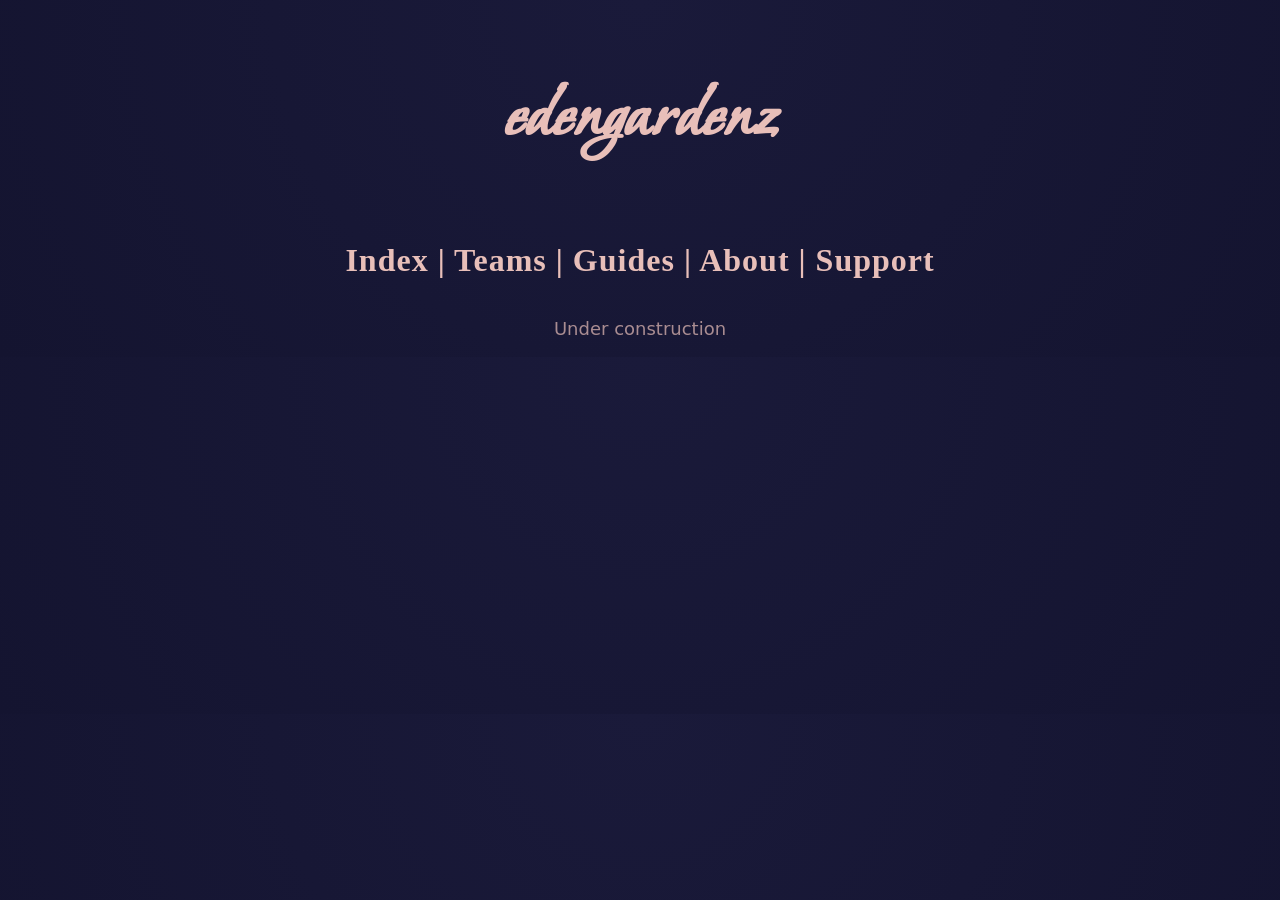
<file: index.html>
<!DOCTYPE html>
<html>
<head>
  <title>edengardenz</title>
  <link href="https://fonts.googleapis.com/css2?family=Bonheur+Royale&display=swap" rel="stylesheet">
  <link rel="stylesheet" href="style.css">
  <link rel="icon" href="assets/icons/archaludon.png" type="image/png">
</head>
<body>

<h1 class="logo">edengardenz</h1>

<h2 class="links">
  <a href="index.html">Index</a> |
  <a href="teams.html">Teams</a> |
  <a href="guides.html">Guides</a> |
  <a href="about.html">About</a> |
  <a href="support.html">Support</a>
</h2>

<p>Under construction</p>



</body>
</html>
</file>
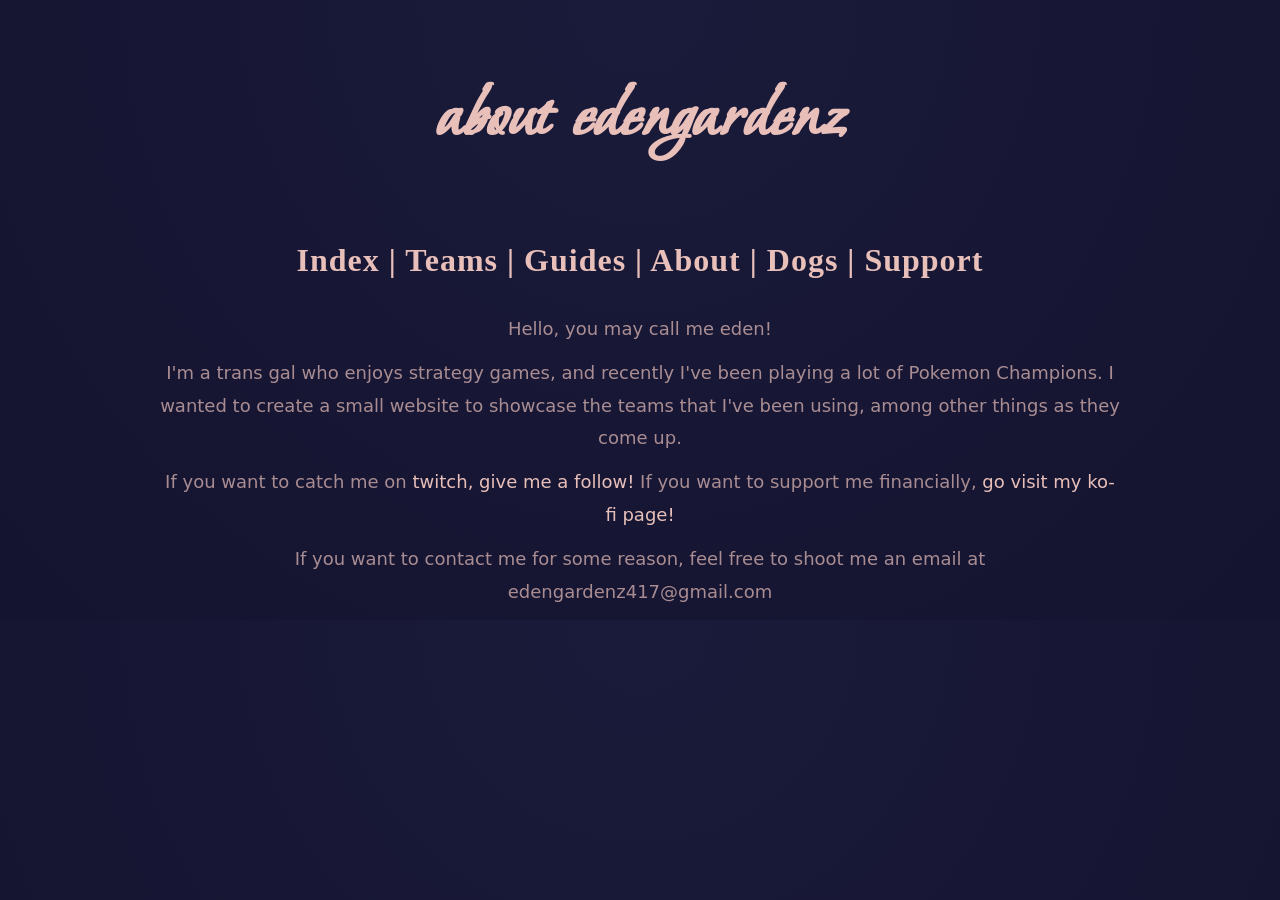
<file: about.html>
<!DOCTYPE html>
<html>
<head>
  <title>edengardenz | about</title>
  <link href="https://fonts.googleapis.com/css2?family=Bonheur+Royale&display=swap" rel="stylesheet">
  <link rel="stylesheet" href="style.css">
  <link rel="icon" href="assets/icons/archaludon.png" type="image/png">
</head>
<body>

<h1 class="logo">about edengardenz</h1>

<h2 class="links">
  <a href="index.html">Index</a> |
  <a href="teams.html">Teams</a> |
  <a href="guides.html">Guides</a> |
  <a href="about.html">About</a> |
  <a href="dogs.html">Dogs</a> |
  <a href="support.html">Support</a>
</h2>

<p>Hello, you may call me eden!</p>
<p>I'm a trans gal who enjoys strategy games, and recently I've been playing a lot of Pokemon Champions. I wanted to create a small website to showcase the teams that I've been using, among other things as they come up.</p>
<p>If you want to catch me on <a href"https://www.twitch.tv/edengardenz>twitch, give me a follow!</a> If you want to support me financially, <a href="https://www.ko-fi.com/edengardenz">go visit my ko-fi page!</a></p>
<p>If you want to contact me for some reason, feel free to shoot me an email at edengardenz417@gmail.com</p>



</body>
</html>
</file>
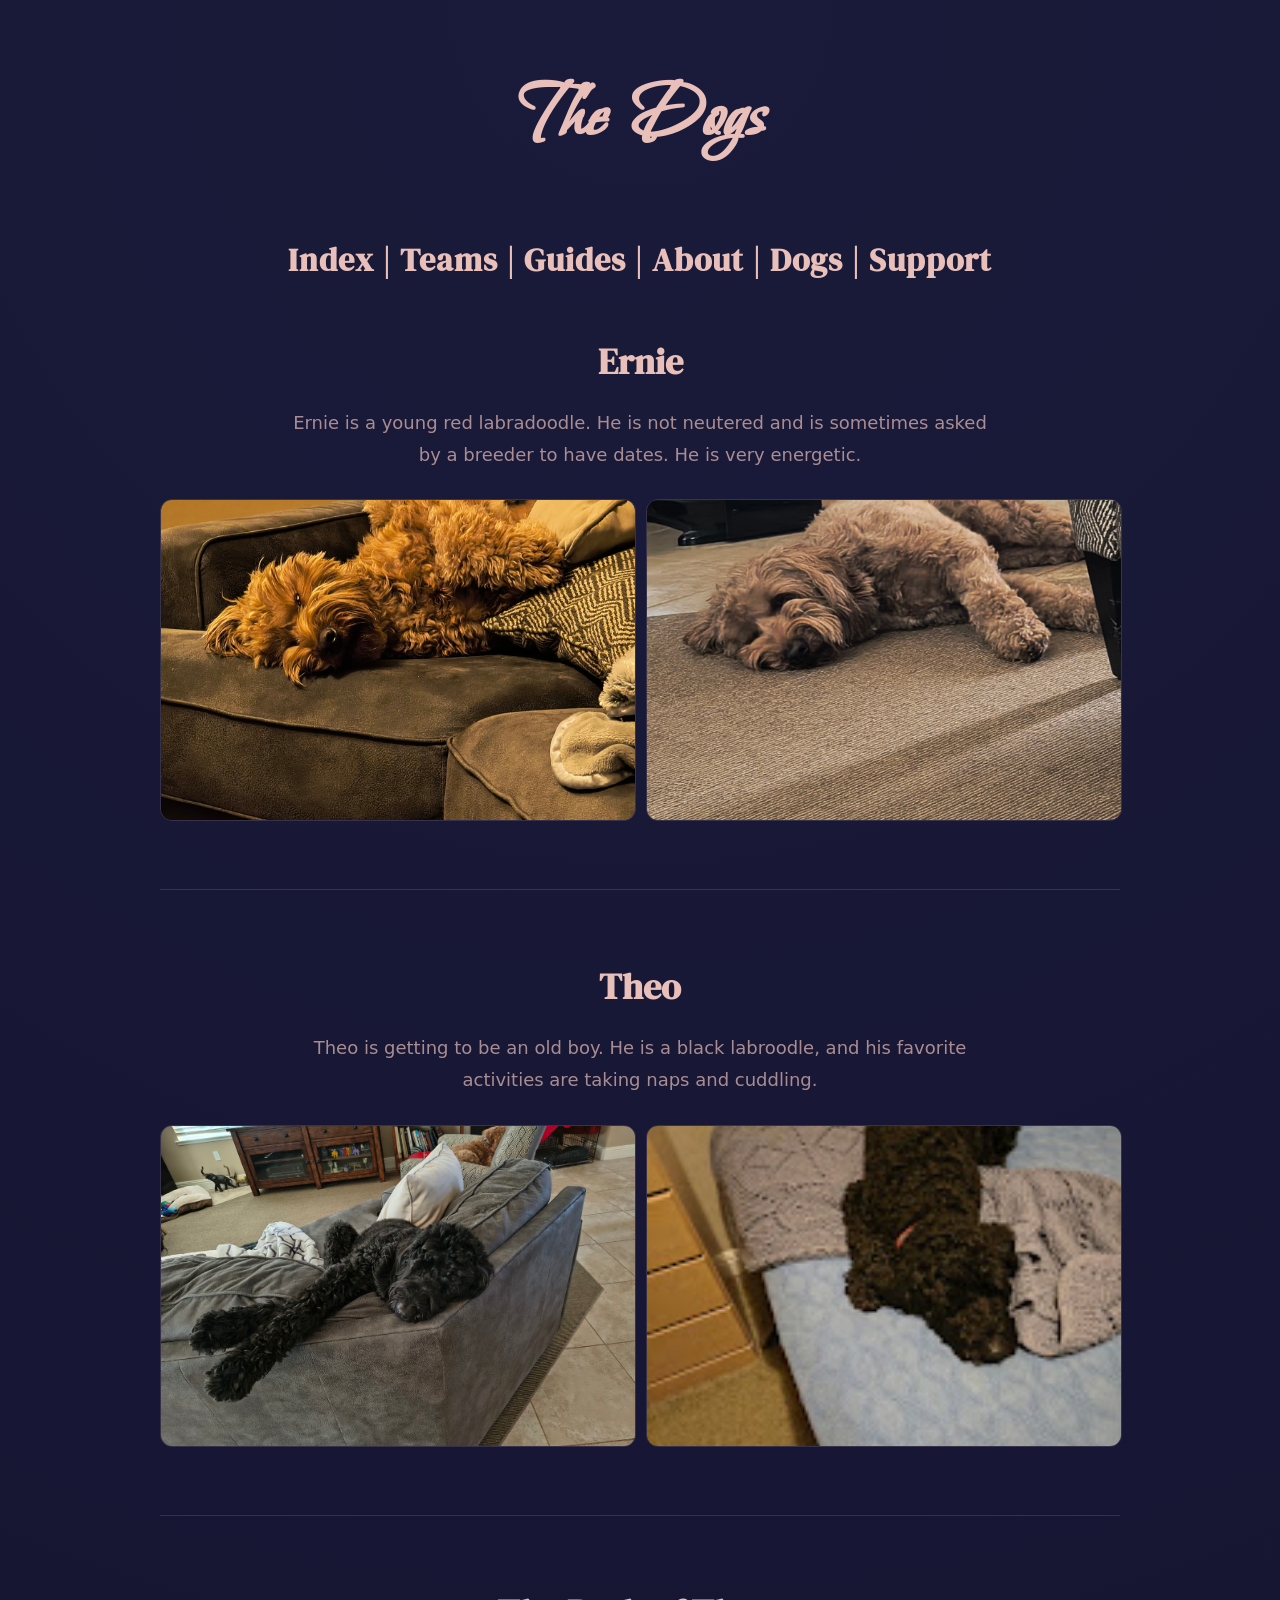
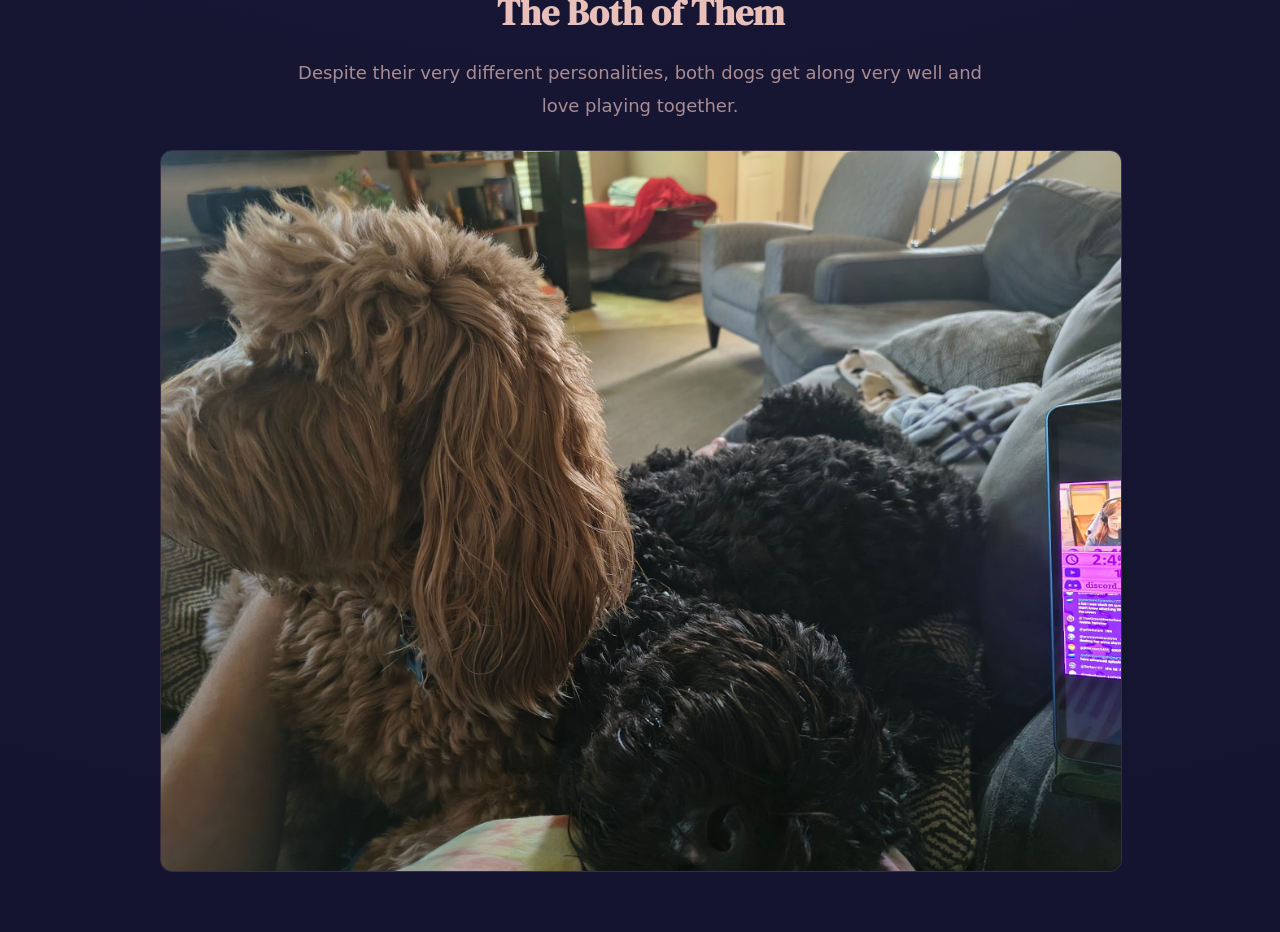
<file: dogs.html>
<!DOCTYPE html>
<html>
<head>
  <title>edengardenz | dogs</title>
  <link href="https://fonts.googleapis.com/css2?family=Bonheur+Royale&family=DM+Serif+Display&display=swap" rel="stylesheet">
  <link rel="stylesheet" href="style.css">
  <link rel="icon" href="assets/icons/archaludon.png" type="image/png">
  <style>
    .dogs-container {
      display: flex;
      flex-direction: column;
      align-items: center;
      gap: 60px;
      padding: 20px 0 60px;
    }

    .dog-section {
      width: 75%;
      display: flex;
      flex-direction: column;
      align-items: center;
      gap: 16px;
    }

    .dog-name {
      font-family: "DM Serif Display", serif;
      font-size: 36px;
      color: var(--accent);
      margin: 0;
      text-align: center;
    }

    .dog-gallery {
      display: grid;
      grid-template-columns: repeat(2, 1fr);
      gap: 12px;
      width: 100%;
    }

    .dog-gallery img {
      width: 100%;
      height: 320px;
      object-fit: cover;
      border-radius: 12px;
      border: 1px solid rgba(232, 191, 185, 0.15);
      display: block;
    }

    .dog-gallery img:only-child,
    .dog-gallery img:nth-child(odd):last-child {
         grid-column: 1 / -1;
         width: 100%;
        height: auto;
        object-fit: initial;
}

    .dog-divider {
      width: 75%;
      border: none;
      border-top: 1px solid rgba(232, 191, 185, 0.15);
    }
}
  </style>
</head>
<body>

<h1 class="logo">The Dogs</h1>

<h2 class="links">
  <a href="index.html">Index</a> |
  <a href="teams.html">Teams</a> |
  <a href="guides.html">Guides</a> |
  <a href="about.html">About</a> |
  <a href="dogs.html">Dogs</a> |
  <a href="support.html">Support</a>
</h2>

<div class="dogs-container">

  <!-- ERNIE -->
  <div class="dog-section">
    <h2 class="dog-name">Ernie</h2>
    <p>Ernie is a young red labradoodle. He is not neutered and is sometimes asked by a breeder to have dates. He is very energetic.</p>
    <div class="dog-gallery">
      <img src="assets/dogs/ernie1.jpg" alt="Ernie">
      <img src="assets/dogs/ernie2.jpg" alt="Ernie">
    </div>
  </div>

  <hr class="dog-divider">

  <!-- THEO -->
  <div class="dog-section">
    <h2 class="dog-name">Theo</h2>
    <p>Theo is getting to be an old boy. He is a black labroodle, and his favorite activities are taking naps and cuddling.</p>
    <div class="dog-gallery">
      <img src="assets/dogs/theo1.jpg" alt="Theo">
      <img src="assets/dogs/theo2.jpg" alt="Theo">
    </div>
  </div>

  <hr class="dog-divider">

  <!-- BOTH -->
  <div class="dog-section">
    <h2 class="dog-name">The Both of Them</h2>
    <p>Despite their very different personalities, both dogs get along very well and love playing together.</p>
    <div class="dog-gallery">
      <img src="assets/dogs/bothdogs1.jpg" alt="Ernie and Theo">
    </div>
  </div>

</div>

</body>
</html>
</file>
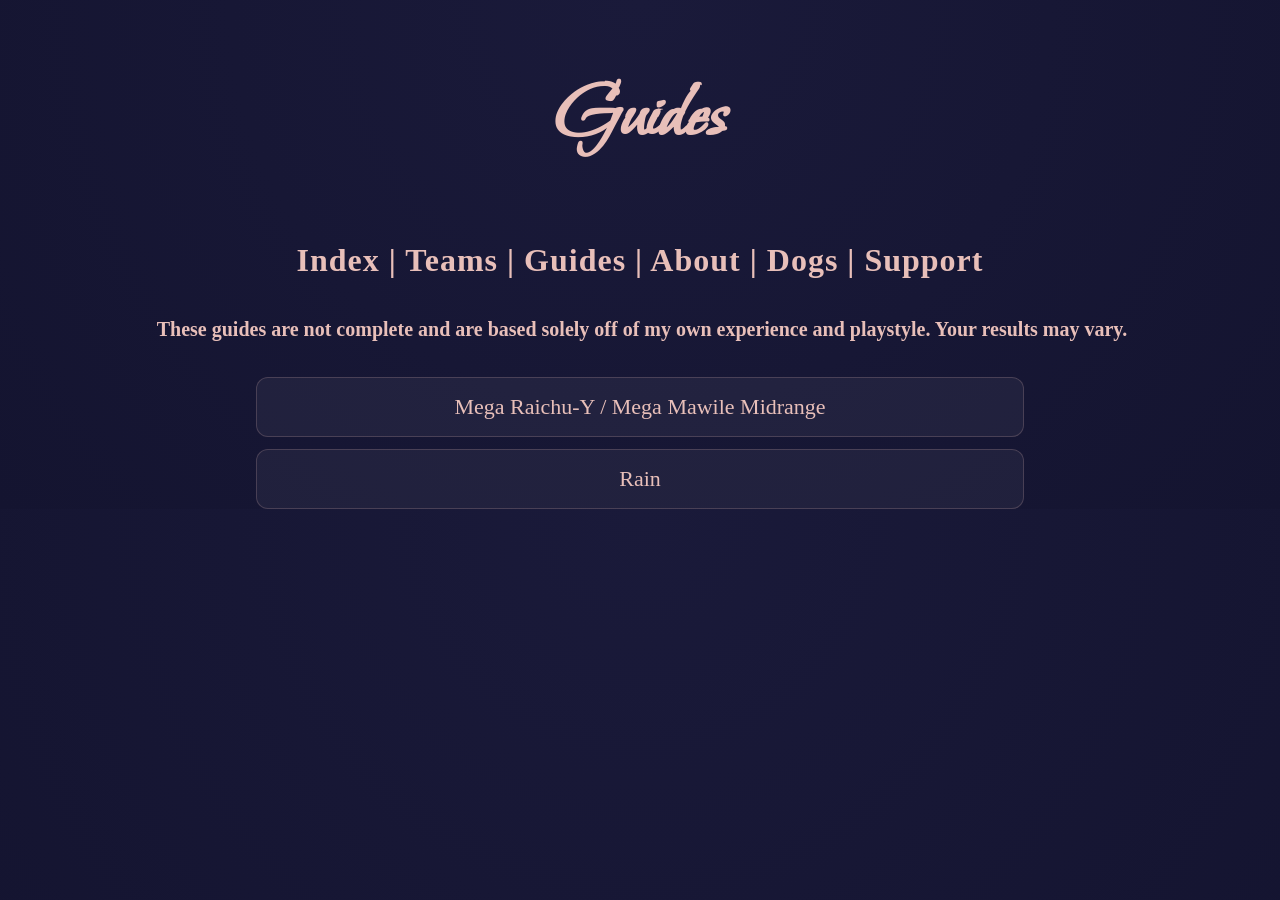
<file: guides.html>
<!DOCTYPE html>
<html>
<head>
  <title>edengardenz | guides</title>
  <link href="https://fonts.googleapis.com/css2?family=Bonheur+Royale&display=swap" rel="stylesheet">
  <link rel="stylesheet" href="style.css">
  <link rel="icon" href="assets/icons/archaludon.png" type="image/png">
  <style>
    .guide-list {
      display: flex;
      flex-direction: column;
      align-items: center;
      gap: 12px;
      margin-top: 32px;
    }

    .guide-btn {
      background: rgba(255, 255, 255, 0.05);
      border: 1px solid rgba(232, 191, 185, 0.2);
      border-radius: 12px;
      padding: 16px 32px;
      width: 60%;
      text-align: center;
      cursor: pointer;
      color: var(--accent);
      font-family: "DM Serif Display", serif;
      font-size: 22px;
      transition: background 0.2s;
    }

    .guide-btn:hover {
      background: rgba(255, 255, 255, 0.1);
    }

    /* MODAL OVERLAY */
    .modal-overlay {
      display: none;
      position: fixed;
      inset: 0;
      background: rgba(0, 0, 0, 0.6);
      z-index: 100;
      align-items: center;
      justify-content: center;
    }

    .modal-overlay.open {
      display: flex;
    }

    .modal {
      background: #1a1a3a;
      border: 1px solid rgba(232, 191, 185, 0.25);
      border-radius: 16px;
      padding: 32px;
      width: 75%;
      max-width: 800px;
      max-height: 80vh;
      overflow-y: auto;
      position: relative;
    }

    .modal-title {
      font-family: "DM Serif Display", serif;
      font-size: 28px;
      color: var(--accent);
      margin: 0 0 8px 0;
    }

    .modal-code {
      font-family: "DM Serif Display", serif;
      font-size: 16px;
      color: var(--muted);
      margin: 0 0 20px 0;
    }

    .modal p {
      text-align: left;
      margin: 0 0 12px 0;
      width: 100%;
    }

    .modal-close {
      position: absolute;
      top: 16px;
      right: 20px;
      background: none;
      border: none;
      color: var(--muted);
      font-size: 24px;
      cursor: pointer;
      line-height: 1;
    }

    .modal-close:hover {
      color: var(--accent);
    }

    .modal-section-header {
      font-family: "DM Serif Display", serif;
      font-size: 18px;
      color: var(--accent);
      margin: 20px 0 6px 0;
    }
  </style>
</head>
<body>

<h1 class="logo">Guides</h1>

<h2 class="links">
  <a href="index.html">Index</a> |
  <a href="teams.html">Teams</a> |
  <a href="guides.html">Guides</a> |
  <a href="about.html">About</a> |
  <a href="dogs.html">Dogs</a> |
  <a href="support.html">Support</a>
</h2>

<h3 class="disclaimer">These guides are not complete and are based solely off of my own experience and playstyle. Your results may vary.</h3>

<!-- GUIDE BUTTONS -->
<div class="guide-list">
  <button class="guide-btn" onclick="openGuide('raichu')">Mega Raichu-Y / Mega Mawile Midrange</button>
  <button class="guide-btn" onclick="openGuide('rain')">Rain</button>
</div>

<!-- MODAL -->
<div class="modal-overlay" id="modal-overlay" onclick="handleOverlayClick(event)">
  <div class="modal" id="modal">
    <button class="modal-close" onclick="closeGuide()">✕</button>
    <div id="modal-content"></div>
  </div>
</div>

<script>
  const guides = {
    raichu: {
      title: "Mega Raichu-Y / Mega Mawile Midrange",
      code: "Rental code: N0PL2K9L5N",
      content: `
        <h3 class="modal-section-header">Overview</h3>
        <p>Pressure the early game with Mawile tanking hits before putting the opponent to sleep, and then clean up with your mega of choice. I typically go for two procs of Coil for a 98% accurate Hypnosis.</p>

        <h3 class="modal-section-header">My Standard Leads</h3>
        <p>Milotic + Incineroar: Coil mixed with Intimidate/Fake Out pressure Surprisingly strong into rain teams.</p>
        <p>Milotic + Ceruldege: Coil/Protect with Bulk Up. Strong into Trick Room teams or other teams that look to also set up turn one.</p>

        <h3 class="modal-section-header">Item Choices</h3>
        <p>Sinistcha: Coba Berry allows it to eat most Pelipper's Hurricane, then it heals right back up with Life Dew or Matcha Gotcha. Could also be Occa Berry or Kasib Berry based off of your pocket meta.</p>
        <p>Ceruledge: Colbur Berry can allow Ceruledge to tank a Sucker Punch or Kowtow Cleave from Kingambit. Could also be Passho Berry or Kasib Berry based off of your pocket meta.</p>
        <p>Milotic: Milotic is bulky enough that it can stay on the field for most, if not all, of the battle, allowing it to get the full benefits from Leftovers.</p>
        <p>Incineroar: It's tanky enough that the burst healing from Sitrus Berry allows it to survive a hit to get Parting Shot off and still be useful. Could be any applicable resist-style Berry based off of your pocket meta.</p>

        <h3 class="modal-section-header">Mega Usage</h3>
        <p>This team is unique in that both megas are best used in strategic positions, as Mega Raichu Y is fairly squishy, even with the bulk investment, and Mega Mawile is slow. This team is all about getting them into favorable positions, as they both have the power to get quick KOs.</p>

        <h3 class="modal-section-header">Matchups</h3>
        <p>Rain: This matchup feels amazing if you can position well. If you lead Incineroar/Milotic, Milotic can get off a free Coil or two with Incineroar doing its thing. Sinistcha can tank Hurricane with its Coba Berry, and base Raichu's Lightning Rod can absorb an Electro Shot from Archaludon that was meant for Milotic. You just need to be careful to not sac Raichu before it can Mega Evolve and KO Archaludon and/or Mega Metagross with Focus Blast, and Sinistcha is necessary to take care of Swampert.</p>
        <p>"Big 6": Honestly this is a skill matchup for the both of you. Ceruledge absorbs Heat Wave from opposing Charizard-Y, and Milotic can tank most of their physical threats but isn't great at taking Charizard-Y's Solar Beam. I tend to take Mega Raichu Y in the back, and go off vibes for the lead pokemon and fourth slot.</p>
        <p>Trick Room: Perfect opportunity to lead Milotic + Ceruledge, with Sinistcha/Mawile in the back. Turn 1 is a free setup turn for both of your Pokemon.</p>
        <p>Mega Staraptor: These guys are very predictable, so you can lead Incineroar + Milotic. The initial Intimidate proc on base Staraptor slows them down slightly, with Milotic also getting a Competitive boost from their Staraptor's Intimidate. Fake Out pressure gives you a free turn to Coil before you start unleashing accurate Hypnosis and playing redirection games with Sinistcha.</p>
        <p>Perish Trap: Lead Milotic/Ceruledge, bring Sinistcha/Mega (choose based off their cleanup mons) in the back. If they lead with Gengar, swap in Sinistcha for Milotic IMMEDIATELY before it Mega Evolves to prevent the trap with both of your Ghost type Pokemon out. Play it slow, deny their traps and aim for quick KOs with your mega when you can. Don't get greedy and you should do well.</p>
      `
    },
    rain: {
      title: "Rain",
      code: "Rental code: 9YQR4U2ABC",
      content: `
        <h3 class="modal-section-header">Overview</h3>
        <p>Use the Rain weather effect to power up Archaludon and Swampert, or set up screens to protect your team, or some combination of the two!</p>

        <h3 class="modal-section-header">My Standard Leads</h3>
        <p>Pelipper + Swampert: Safe lead for instant fast aggression against teams with no weather control.</p>
        <p>Grimmsnarl + Archaludon: Safe lead to set up screens while starting to chip with Archaludon (or even Protect). Bring when the opponent has their own weather setter. Prankster Parting Shot to bring out Pelipper to set up rain after a Mega Ability would set an opposing weather effect.</p>
        <p>Grimmsnarl + Metagross: Good choice for Snow teams that want to set up Aurora Veil or other teams that want to set up their own Screens. Metagross + Archaludon stomp on Ice types while Psychic Fangs breaks Aurora Veil and opposing Screens.</p>

        <h3 class="modal-section-header">Item Choice</h3>
        <p>Sinistcha: Coba Berry allows it to eat most Pelipper's Hurricane, then it heals right back up with Life Dew or Matcha Gotcha. Could be Sitrus Berry or Focus Sash depending on your pocket meta and Pelipper's item.</p>
        <p>Pelipper: Sitrus Berry for survivability as Damp Rock's effects don't come up as often. Could also be Focus Sash or Wacan Berry depending on your pocket meta.</p>
        <p>Archaludon: Leftovers just has amazing synergy with Stamina, combined with the healing that Archaludon can get from Sinistcha. Can theoretically be Chople Berry or Shuca Berry based off of your pocket meta.</p>
        <p>Grimmsnarl: Grimmsnarl is very bulky, especially combined with Reflect and Light Screen, that you don't need to worry about a resist-style berry or any other defensive item. Light Clay is just best in slot here.</p>

        <h3 class="modal-section-header">Mega Usage</h3>
        <p>If it's a game where you know you will win the weather wars, it's a Swampert game. Otherwise, it's a Metagross game. Swampert can be either a cleanup or an initial sweeper, while Metagross is generally used as a sweeper.</p>

        <h3 class"modal-section-header">Matchups</h3>
        <p>tktk</p>
      `
    }
  };

  function openGuide(key) {
    const guide = guides[key];
    document.getElementById('modal-content').innerHTML = `
      <h2 class="modal-title">${guide.title}</h2>
      <p class="modal-code">${guide.code}</p>
      ${guide.content}
    `;
    document.getElementById('modal-overlay').classList.add('open');
  }

  function closeGuide() {
    document.getElementById('modal-overlay').classList.remove('open');
  }

  function handleOverlayClick(e) {
    if (e.target === document.getElementById('modal-overlay')) closeGuide();
  }

  document.addEventListener('keydown', e => {
    if (e.key === 'Escape') closeGuide();
  });
</script>

</body>
</html>
</file>
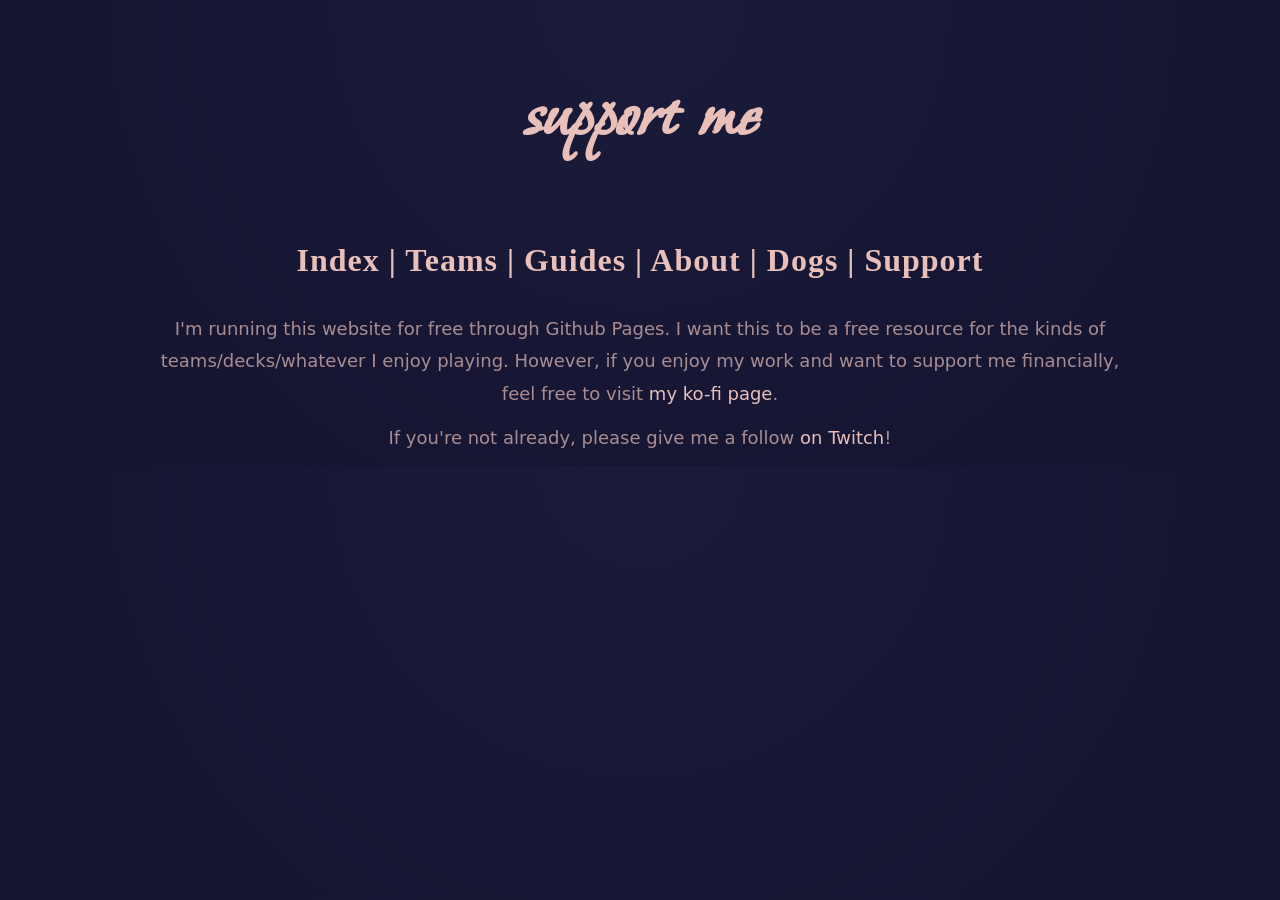
<file: support.html>
<!DOCTYPE html>
<html>
<head>
  <title>edengardenz | support</title>
  <link href="https://fonts.googleapis.com/css2?family=Bonheur+Royale&display=swap" rel="stylesheet">
  <link rel="stylesheet" href="style.css">
  <link rel="icon" href="assets/icons/archaludon.png" type="image/png">
</head>
<body>

<h1 class="logo">support me</h1>

<h2 class="links">
  <a href="index.html">Index</a> |
  <a href="teams.html">Teams</a> |
  <a href="guides.html">Guides</a> |
  <a href="about.html">About</a> |
  <a href="dogs.html">Dogs</a> |
  <a href="support.html">Support</a>
</h2>

<p>I'm running this website for free through Github Pages. I want this to be a free resource for the kinds of teams/decks/whatever I enjoy playing. However, if you enjoy my work and want to support me financially, feel free to visit <a href="https://ko-fi.com/edengardenz">my ko-fi page</a>.</p>
<p>If you're not already, please give me a follow <a href="https://www.twitch.tv/edengardenz">on Twitch</a>!</p>



</body>
</html>
</file>
<file: style.css>
:root {
  --bg: #141430;          /* OBS background */
  --panel: rgba(255, 255, 255, 0.06);
  --panel-border: rgba(232, 191, 185, 0.25);

  --text: #e8dfe0;
  --muted: rgba(232, 191, 185, 0.7);

  --accent: #e8bfb9;      /* your name color */
  --accent2: #7c5cff;
}

body {
  margin: 0;
  font-family: Inter, system-ui, sans-serif;
  background: radial-gradient(circle at top, #1a1a3a, var(--bg));
  color: var(--text);
  line-height: 1.6;
}

p {
  font-size: 18px;
  color: var(--muted);
  line-height: 1.8;
  width: 75%;
  margin: 0 auto 12px auto;
  text-align: center;
}

a {
  color: var(--accent);
  text-decoration: none;
}

a:hover {
  text-decoration: underline;
}

.logo {
  font-family: "Bonheur Royale", cursive;
  font-size: 80px;
  color: var(--accent);
  letter-spacing: 1px;
  text-align: center;
}

.links {
  font-family: "DM Serif Display";
  font-size: 32px;
  color: var(--accent);
  letter-spacing: 1px;
  text-align: center;
}

.team-section {
  margin-bottom: 40px;
}

.team-name {
  font-family: "DM Serif Display";
  font-size: 26px;
  color: var(--accent);
  margin: 0 0 12px 4px;
}

.team-code {
  font-family: "DM Serif Display";
  font-size: 20px;
  color: var(--accent);
  margin: 0 0 12px 4px;
}

.disclaimer {
  font-family: "DM Serif Display";
  font-size: 20px;
  color: var(--accent);
  margin: 0 0 12px 4px;
  text-align: center;
}

.card {
  background: rgba(255,255,255,0.05);
  border: 1px solid rgba(232,191,185,0.2);
  border-radius: 12px;
  padding: 16px;
  margin-bottom: 20px;
}

.team-grid {
  display: flex;
  flex-direction: row;
  gap: 12px;
  flex-wrap: nowrap;
  justify-content: flex-start;
  align-items: stretch;
  overflow-x: auto;
}

.mon-card {
  display: flex;
  flex-direction: column;
  align-items: center;
  text-align: center;
  padding: 12px 10px;
  min-width: 180px;
  flex: 1;
  background: rgba(255, 255, 255, 0.05);
  border: 1px solid rgba(232, 191, 185, 0.15);
  border-radius: 12px;
  gap: 4px;
}

.mon-card .pokemon-sprite {
  width: 132px;
  height: 132px;
  object-fit: contain;
  image-rendering: auto;
}

.item {
  display: flex;
  align-items: center;
  justify-content: center;
  gap: 4px;
  margin-top: 2px;
}

.item-name {
  font-size: 12px;
  color: var(--muted);
}

.item-wrap {
  margin-top: 6px;
  font-size: 12px;
}

.item-icon {
  width: 28px;
  height: 28px;
}

.role {
  font-size: 12px;
  opacity: 0.9;
  letter-spacing: 0.3px;
}

.ability,
.nature {
  font-size: 11px;
  color: var(--muted);
  line-height: 1.4;
}

.moves {
  display: flex;
  flex-direction: column;
  gap: 2px;
  margin-top: 4px;
  width: 100%;
}

.move {
  font-size: 11px;
  color: var(--text);
  line-height: 1.3;
}

/* =========================
   ROLE COLORS
========================= */

.role-setter {
    color: #63e6be;
}

.role-setup {
    color: #ff922b;
}

.role-sweeper {
  color: #ff6b6b;
}

.role-support {
  color: #4dabf7;
}

.role-pivot {
  color: #ffd43b;
}

.role-control {
  color: #b197fc;
}

.role-utility {
  color: #63e6be;
}

.role-wincon {
  color: #ffa8a8;
}

.role-cleanup {
    color: #ffa94d;
}

.role-phys-wall {
  color: #74c0fc;
}

.role-special-wall {
  color: #b197fc;
}

.role-unknown {
  color: rgba(255, 255, 255, 0.6);
}
</file>
